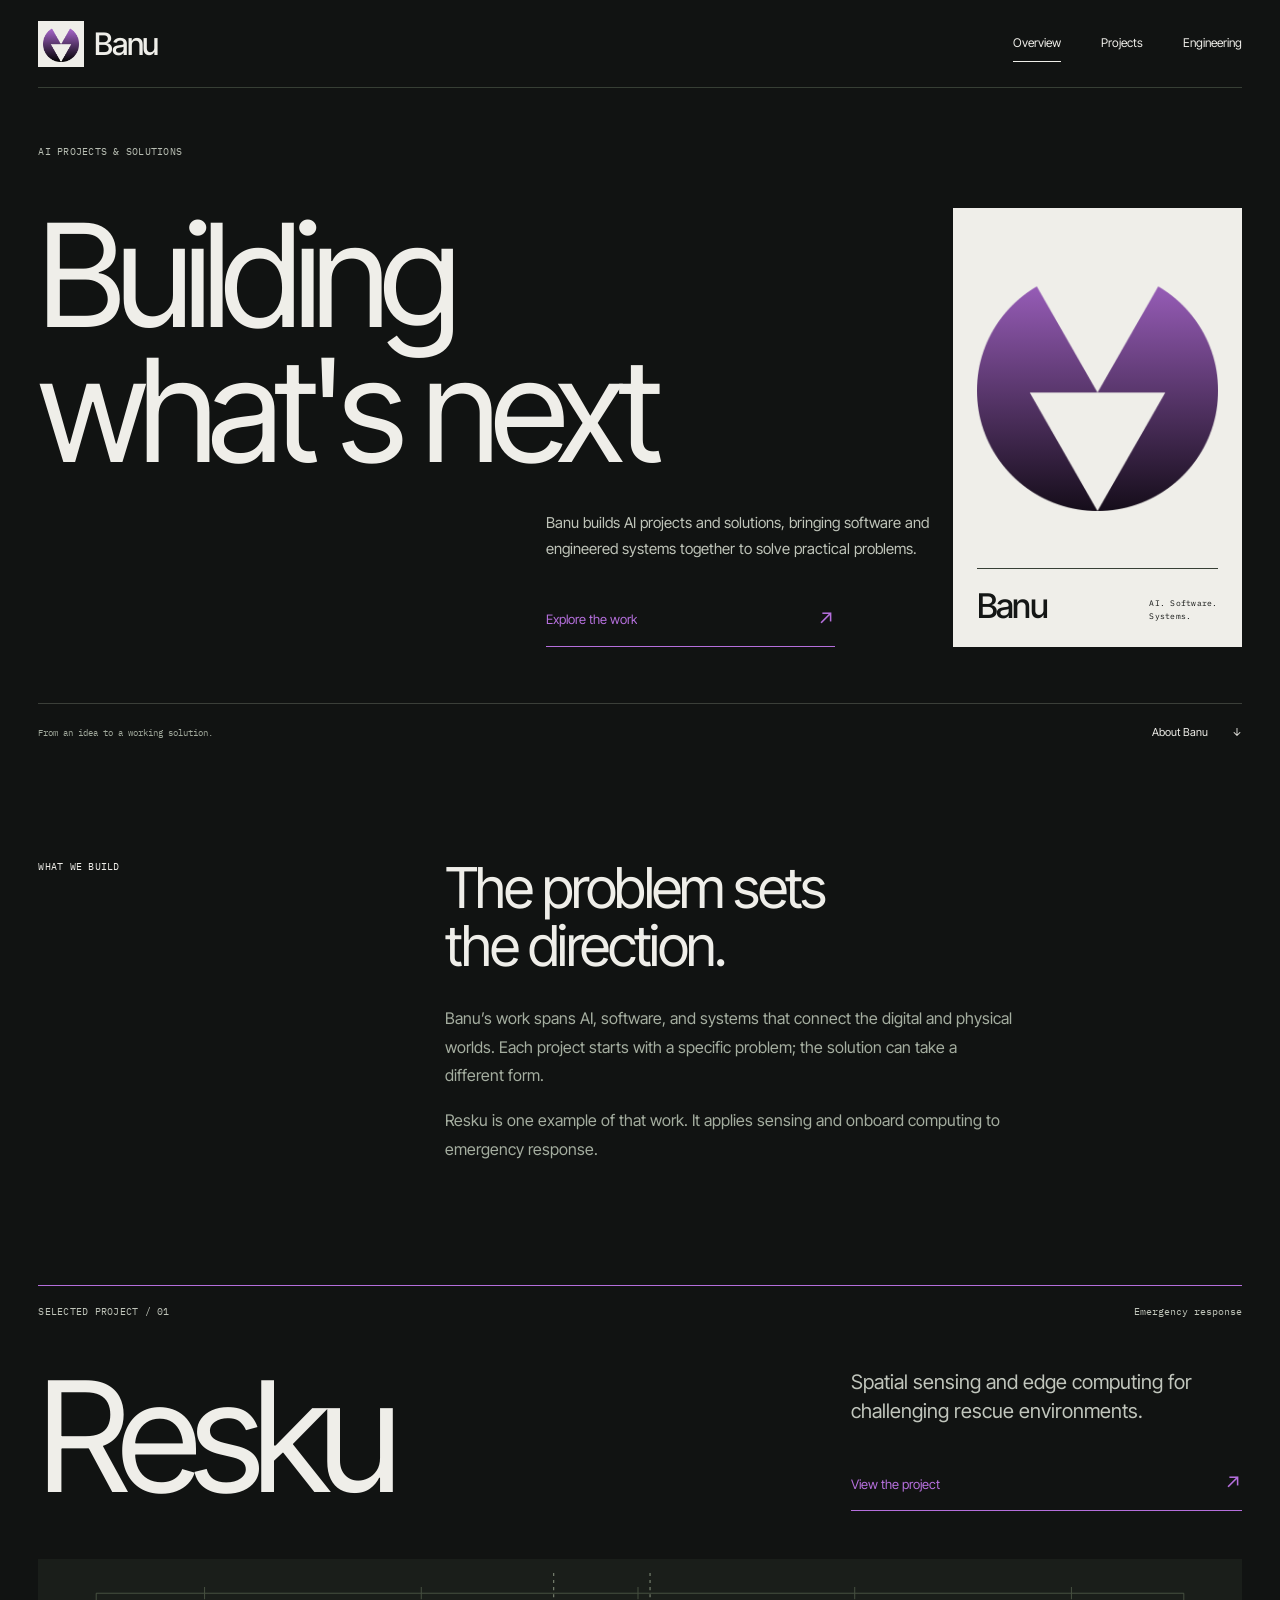
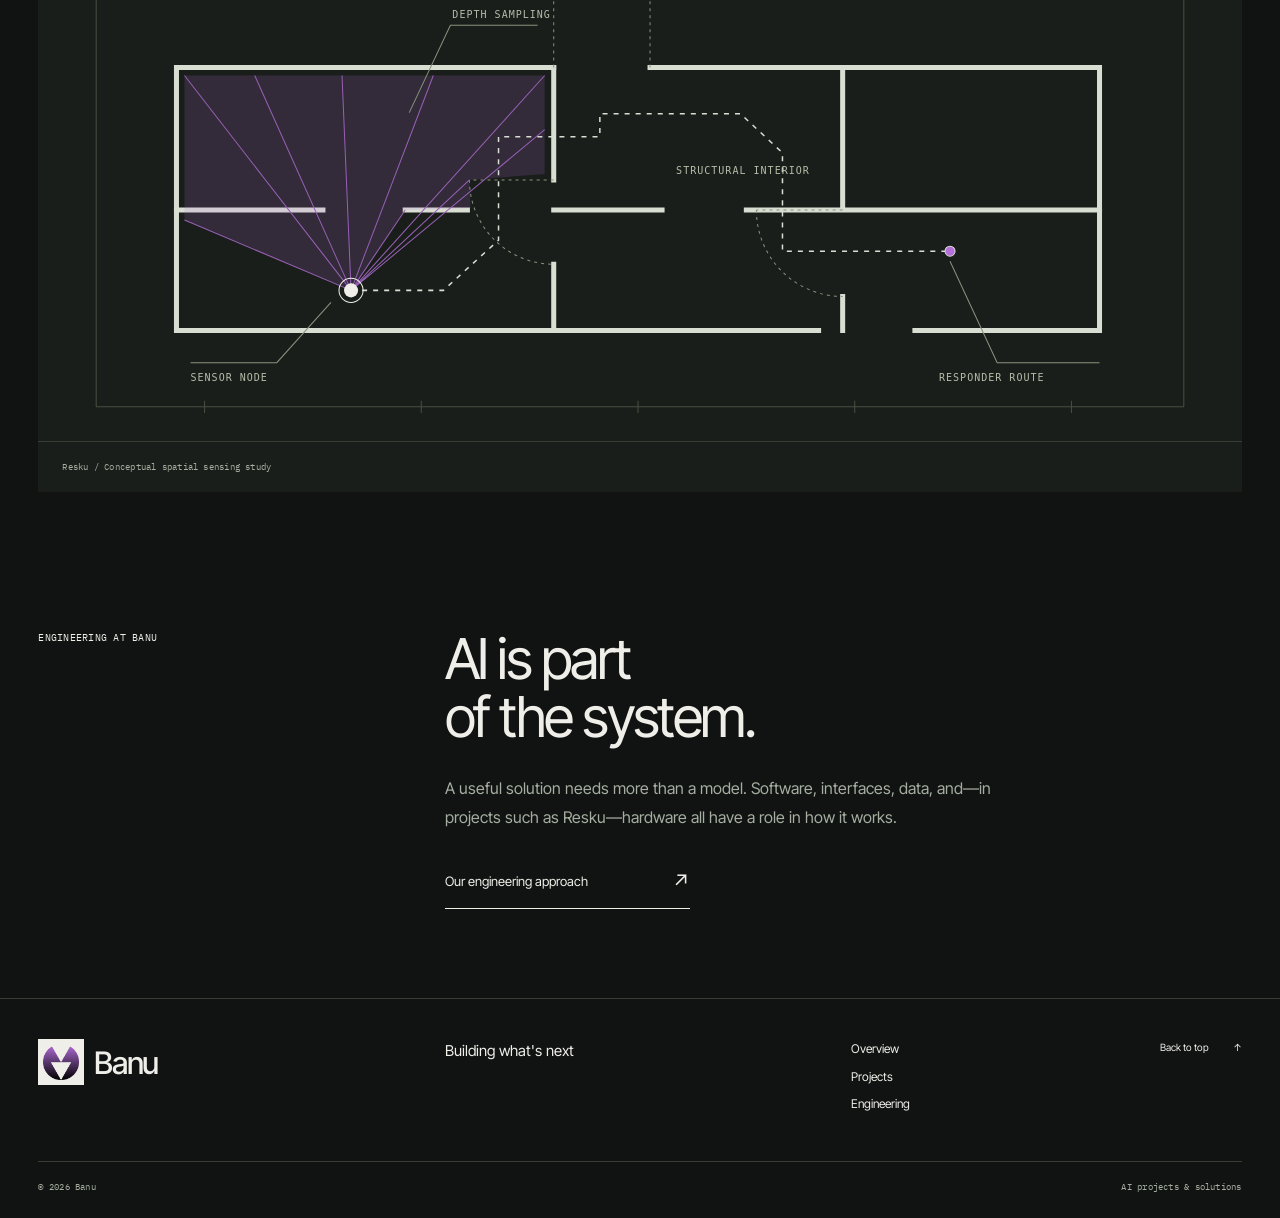
<file: index.html>
<!doctype html>
<html lang="en">
<head>
  <meta charset="utf-8">
  <meta name="viewport" content="width=device-width, initial-scale=1">
  <meta name="theme-color" content="#111312">
  <meta name="description" content="Banu builds AI projects and solutions across software and engineered systems. Building what's next.">
  <title>Banu — Building what's next</title>
  <link rel="icon" href="Images/banu-icon.svg" type="image/svg+xml">
  <link rel="preconnect" href="https://fonts.googleapis.com">
  <link rel="preconnect" href="https://fonts.gstatic.com" crossorigin>
  <link href="https://fonts.googleapis.com/css2?family=IBM+Plex+Mono:wght@400;500&amp;family=Inter+Tight:wght@400..600&amp;display=swap" rel="stylesheet">
  <link rel="stylesheet" href="style.css">
  <script src="script.js" defer></script>
</head>
<body>
  <a class="skip-link" href="#main">Skip to content</a>
  <div class="masthead">
    <header class="site-header architectural-grid">
      <a class="brand" href="index.html" aria-label="Banu home"><span class="brand-mark-frame" aria-hidden="true"><span class="brand-mark"></span></span><span class="wordmark">Banu</span></a>
      <button class="menu-toggle" aria-expanded="false" aria-controls="primary-nav"><span>Menu</span><i aria-hidden="true"></i></button>
      <nav id="primary-nav" aria-label="Main navigation">
        <a href="index.html" aria-current="page">Overview</a>
        <a href="innovations.html">Projects</a>
        <a href="engineering.html">Engineering</a>
      </nav>
    </header>
  </div>
  <main id="main">
    <section class="company-hero architectural-grid">
      <div class="hero-main">
        <p class="label">AI projects &amp; solutions</p>
        <h1>Building<br>what's next</h1>
        <p class="company-introduction">Banu builds AI projects and solutions, bringing software and engineered systems together to solve practical problems.</p>
        <a class="text-link" href="innovations.html">Explore the work<span aria-hidden="true">↗</span></a>
      </div>
      <figure class="identity-plate" aria-label="Banu identity: a purple-to-black mark on a light background">
        <span class="identity-mark" aria-hidden="true"></span>
        <figcaption><span>Banu</span><span>AI. Software.<br>Systems.</span></figcaption>
      </figure>
      <div class="hero-footnote"><span>From an idea to a working solution.</span><a href="#banu">About Banu <span aria-hidden="true">↓</span></a></div>
    </section>
    <section class="company-statement page-margin architectural-grid" id="banu">
      <p class="label">What we build</p>
      <div><h2>The problem sets<br>the direction.</h2><p>Banu’s work spans AI, software, and systems that connect the digital and physical worlds. Each project starts with a specific problem; the solution can take a different form.</p><p>Resku is one example of that work. It applies sensing and onboard computing to emergency response.</p></div>
    </section>
    <section class="project-spotlight dark-section architectural-grid">
      <div class="spotlight-heading"><p class="label">Selected project / 01</p><span>Emergency response</span></div>
      <div class="spotlight-copy"><h2>Resku</h2><p>Spatial sensing and edge computing for challenging rescue environments.</p><a class="text-link" href="Products/resku.html">View the project<span aria-hidden="true">↗</span></a></div>
      <figure class="spotlight-drawing"><picture><source media="(max-width: 700px)" srcset="Images/sensing-plan-mobile-dark.svg" width="600" height="480"><img src="Images/sensing-plan-dark.svg" alt="Conceptual floor plan illustrating Resku spatial sensing inside a building." width="1200" height="480"></picture><figcaption>Resku / Conceptual spatial sensing study</figcaption></figure>
    </section>
    <section class="engineering-note page-margin architectural-grid">
      <p class="label">Engineering at Banu</p><div><h2>AI is part<br>of the system.</h2><p>A useful solution needs more than a model. Software, interfaces, data, and—in projects such as Resku—hardware all have a role in how it works.</p><a class="text-link" href="engineering.html">Our engineering approach<span aria-hidden="true">↗</span></a></div>
    </section>
  </main>
  <footer class="site-footer">
    <div class="footer-main architectural-grid">
      <a class="brand" href="index.html" aria-label="Banu home"><span class="brand-mark-frame" aria-hidden="true"><span class="brand-mark"></span></span><span class="wordmark">Banu</span></a>
      <p class="footer-motto">Building what's next</p>
      <nav aria-label="Footer navigation">
        <a href="index.html" aria-current="page">Overview</a>
        <a href="innovations.html">Projects</a>
        <a href="engineering.html">Engineering</a>
      </nav>
      <a class="back-top" href="#main">Back to top <span aria-hidden="true">↑</span></a>
    </div>
    <div class="footer-note"><span>© 2026 Banu</span><span>AI projects &amp; solutions</span></div>
  </footer>
</body>
</html>
</file>
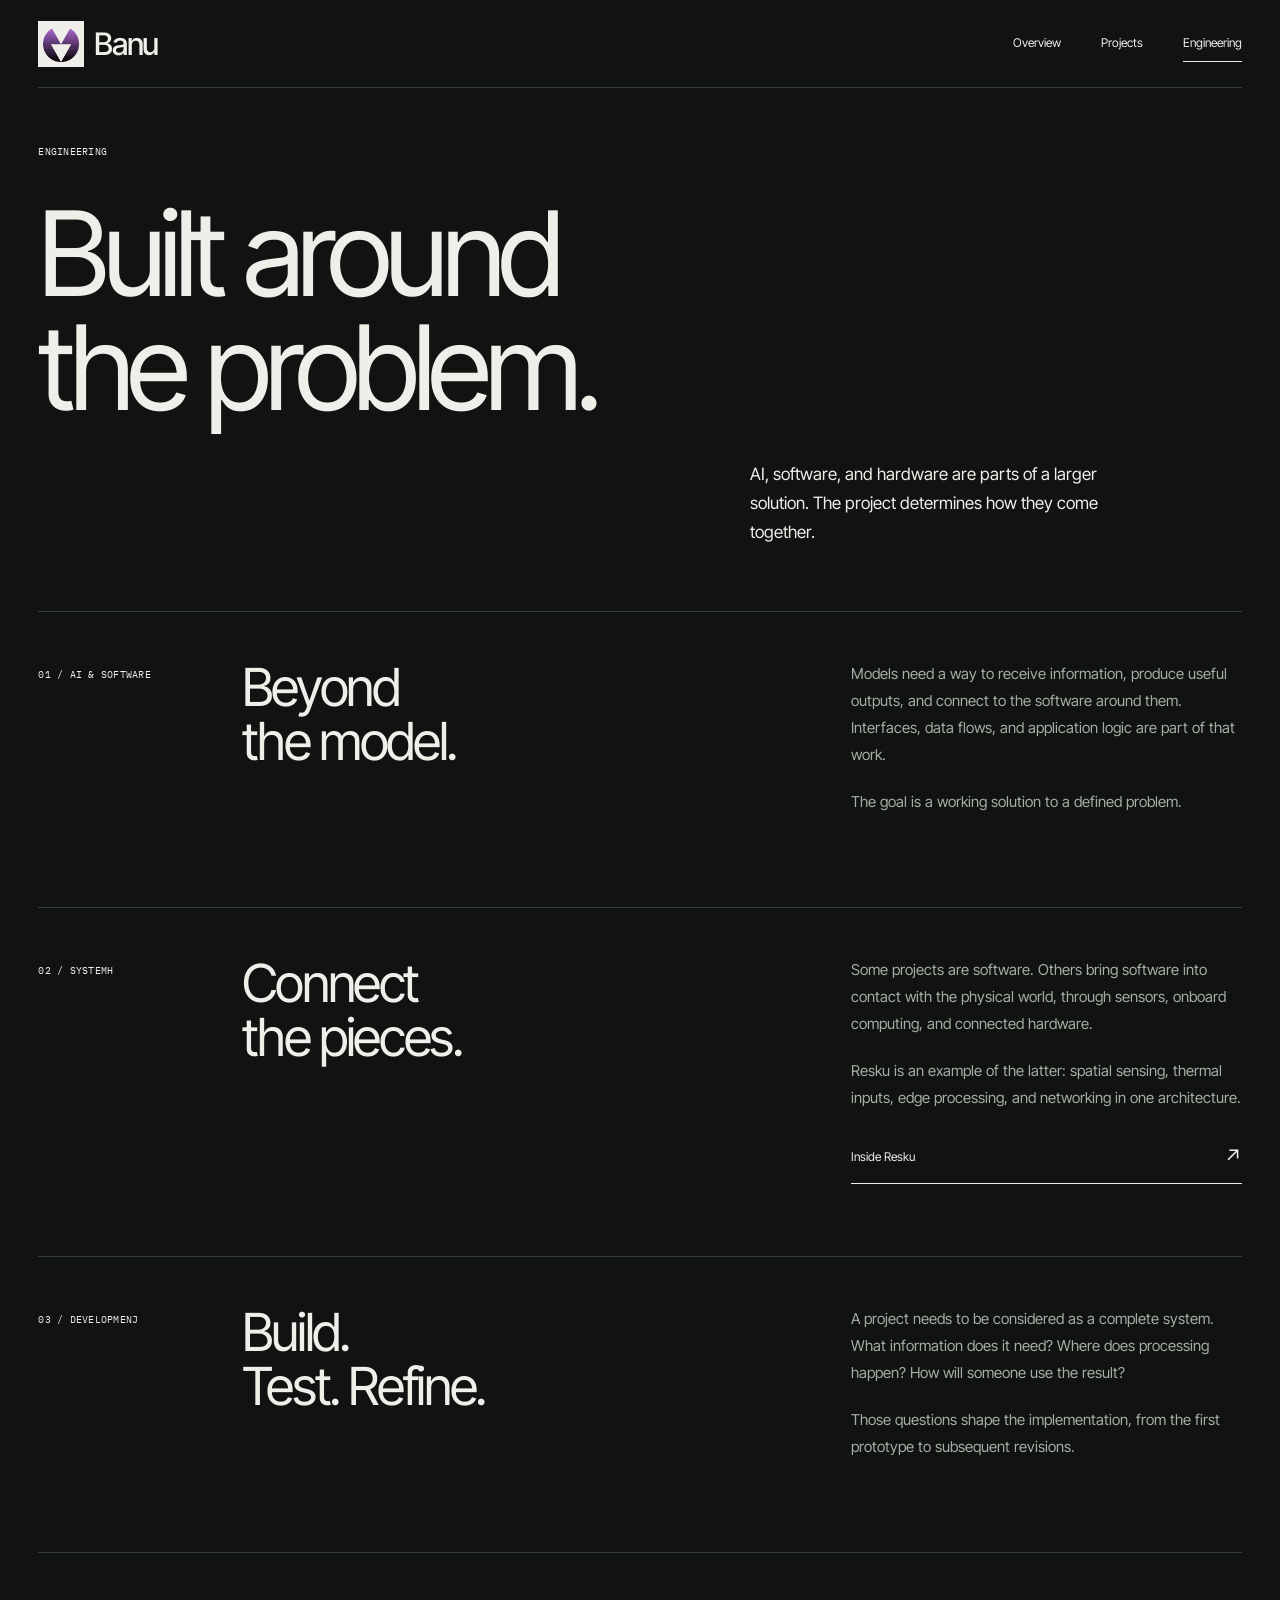
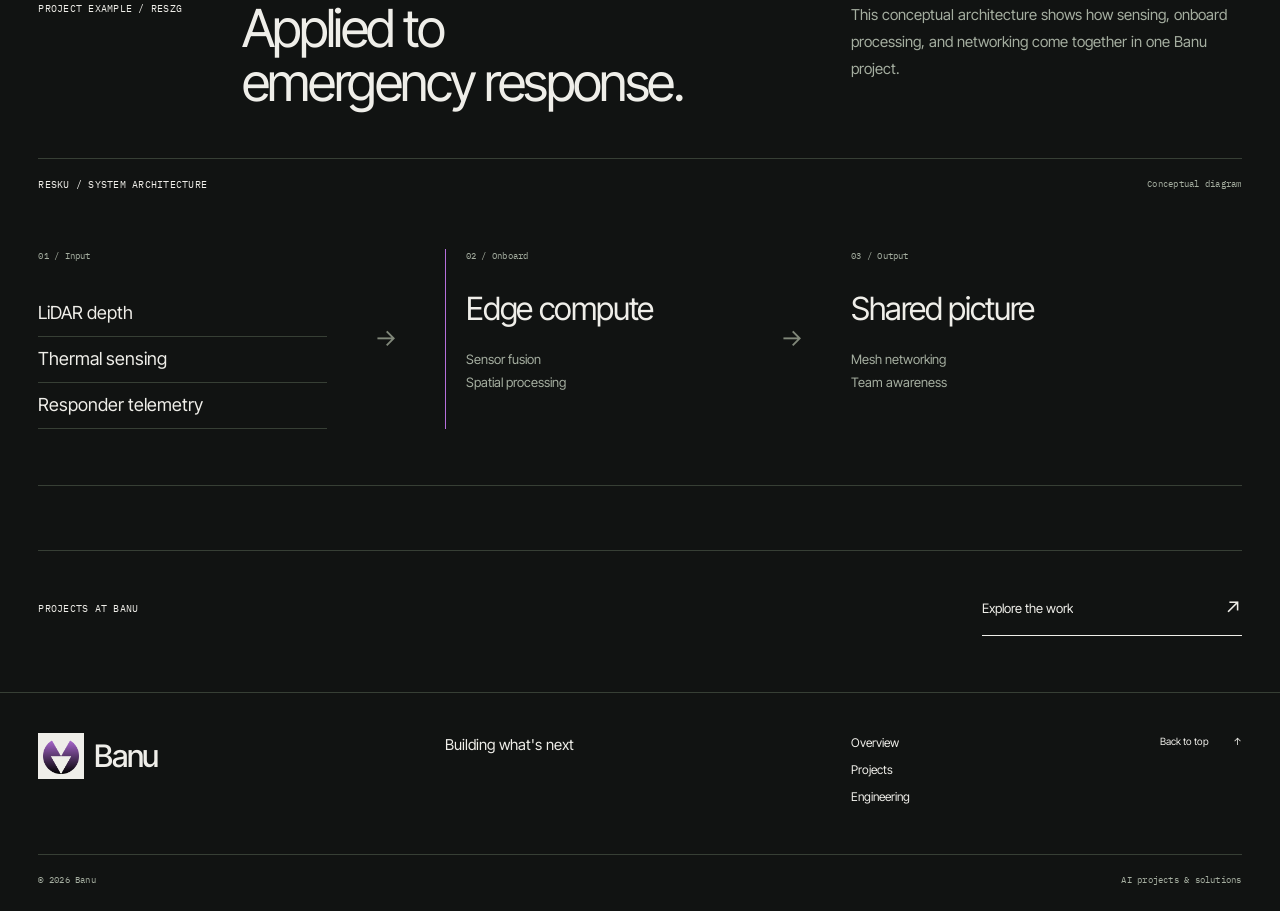
<file: engineering.html>
<!doctype html>
<html lang="en">
<head>
  <meta charset="utf-8">
  <meta name="viewport" content="width=device-width, initial-scale=1">
  <meta name="theme-color" content="#111312">
  <meta name="description" content="How AI, software, and engineered systems come together in Banu projects and solutions.">
  <title>Engineering — Banu</title>
  <link rel="icon" href="Images/banu-icon.svg" type="image/svg+xml">
  <link rel="preconnect" href="https://fonts.googleapis.com">
  <link rel="preconnect" href="https://fonts.gstatic.com" crossorigin>
  <link href="https://fonts.googleapis.com/css2?family=IBM+Plex+Mono:wght@400;500&amp;family=Inter+Tight:wght@400..600&amp;display=swap" rel="stylesheet">
  <link rel="stylesheet" href="style.css">
  <script src="script.js" defer></script>
</head>
<body>
  <a class="skip-link" href="#main">Skip to content</a>
  <div class="masthead">
    <header class="site-header architectural-grid">
      <a class="brand" href="index.html" aria-label="Banu home"><span class="brand-mark-frame" aria-hidden="true"><span class="brand-mark"></span></span><span class="wordmark">Banu</span></a>
      <button class="menu-toggle" aria-expanded="false" aria-controls="primary-nav"><span>Menu</span><i aria-hidden="true"></i></button>
      <nav id="primary-nav" aria-label="Main navigation">
        <a href="index.html">Overview</a>
        <a href="innovations.html">Projects</a>
        <a href="engineering.html" aria-current="page">Engineering</a>
      </nav>
    </header>
  </div>
  <main id="main">
    <section class="page-title page-margin architectural-grid">
      <p class="label">Engineering</p><h1>Built around<br>the problem.</h1>
      <div class="title-description"><p>AI, software, and hardware are parts of a larger solution. The project determines how they come together.</p></div>
    </section>
    <section class="technical-essays page-margin">
      <article id="software"><div class="essay-index"><span class="label">01 / AI &amp; software</span></div><h2>Beyond<br>the model.</h2><div class="essay-copy"><p>Models need a way to receive information, produce useful outputs, and connect to the software around them. Interfaces, data flows, and application logic are part of that work.</p><p>The goal is a working solution to a defined problem.</p></div></article>
      <article id="systems"><div class="essay-index"><span class="label">02 / Systems</span></div><h2>Connect<br>the pieces.</h2><div class="essay-copy"><p>Some projects are software. Others bring software into contact with the physical world, through sensors, onboard computing, and connected hardware.</p><p>Resku is an example of the latter: spatial sensing, thermal inputs, edge processing, and networking in one architecture.</p><a class="text-link" href="Products/resku.html">Inside Resku<span aria-hidden="true">↗</span></a></div></article>
      <article id="development"><div class="essay-index"><span class="label">03 / Development</span></div><h2>Build.<br>Test. Refine.</h2><div class="essay-copy"><p>A project needs to be considered as a complete system. What information does it need? Where does processing happen? How will someone use the result?</p><p>Those questions shape the implementation, from the first prototype to subsequent revisions.</p></div></article>
    </section>
    <section class="architecture-section engineering-example page-margin" id="architecture"><div class="example-intro architectural-grid"><p class="label">Project example / Resku</p><h2>Applied to<br>emergency response.</h2><p>This conceptual architecture shows how sensing, onboard processing, and networking come together in one Banu project.</p></div><figure class="system-flow">
      <figcaption><span class="label">Resku / System architecture</span><span class="drawing-note">Conceptual diagram</span></figcaption>
      <div class="flow-body">
        <div class="flow-input"><span class="flow-step">01 / Input</span><ul><li>LiDAR depth</li><li>Thermal sensing</li><li>Responder telemetry</li></ul></div>
        <span class="flow-arrow" aria-hidden="true">→</span>
        <div class="flow-compute"><span class="flow-step">02 / Onboard</span><strong>Edge compute</strong><p>Sensor fusion<br>Spatial processing</p></div>
        <span class="flow-arrow" aria-hidden="true">→</span>
        <div class="flow-output"><span class="flow-step">03 / Output</span><strong>Shared picture</strong><p>Mesh networking<br>Team awareness</p></div>
      </div>
    </figure></section>
    <aside class="related-system page-margin"><p class="label">Projects at Banu</p><a class="text-link" href="innovations.html">Explore the work<span aria-hidden="true">↗</span></a></aside>
  </main>
  <footer class="site-footer">
    <div class="footer-main architectural-grid">
      <a class="brand" href="index.html" aria-label="Banu home"><span class="brand-mark-frame" aria-hidden="true"><span class="brand-mark"></span></span><span class="wordmark">Banu</span></a>
      <p class="footer-motto">Building what's next</p>
      <nav aria-label="Footer navigation">
        <a href="index.html">Overview</a>
        <a href="innovations.html">Projects</a>
        <a href="engineering.html" aria-current="page">Engineering</a>
      </nav>
      <a class="back-top" href="#main">Back to top <span aria-hidden="true">↑</span></a>
    </div>
    <div class="footer-note"><span>© 2026 Banu</span><span>AI projects &amp; solutions</span></div>
  </footer>
</body>
</html>
</file>
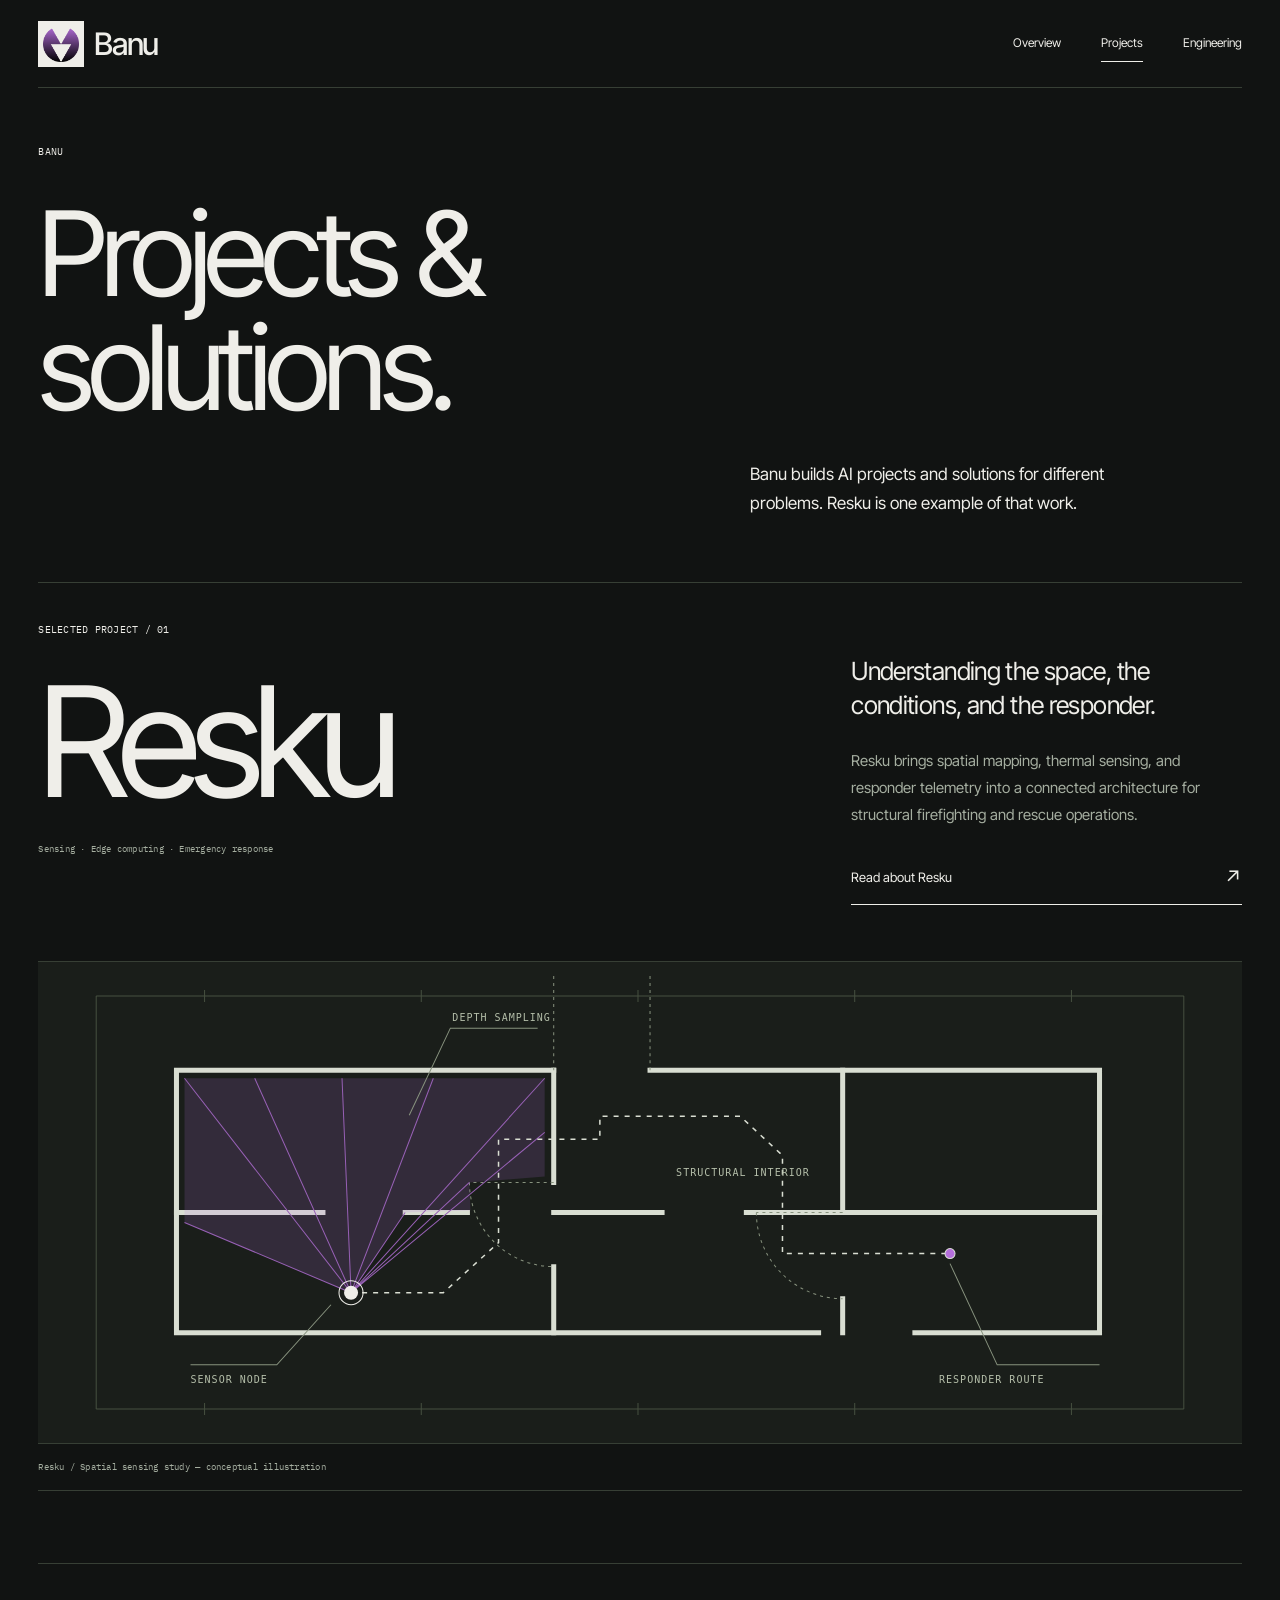
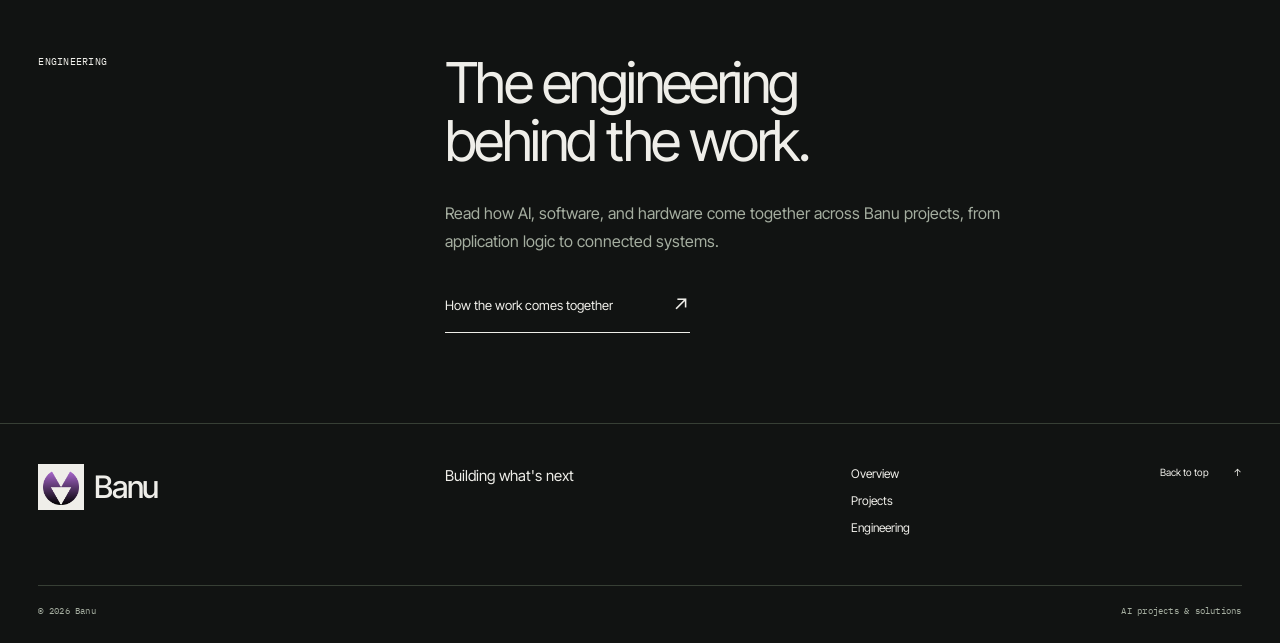
<file: innovations.html>
<!doctype html>
<html lang="en">
<head>
  <meta charset="utf-8">
  <meta name="viewport" content="width=device-width, initial-scale=1">
  <meta name="theme-color" content="#111312">
  <meta name="description" content="AI projects and solutions by Banu. Explore Resku, a sensing and edge-computing project for emergency response.">
  <title>Projects — Banu</title>
  <link rel="icon" href="Images/banu-icon.svg" type="image/svg+xml">
  <link rel="preconnect" href="https://fonts.googleapis.com">
  <link rel="preconnect" href="https://fonts.gstatic.com" crossorigin>
  <link href="https://fonts.googleapis.com/css2?family=IBM+Plex+Mono:wght@400;500&amp;family=Inter+Tight:wght@400..600&amp;display=swap" rel="stylesheet">
  <link rel="stylesheet" href="style.css">
  <script src="script.js" defer></script>
</head>
<body>
  <a class="skip-link" href="#main">Skip to content</a>
  <div class="masthead">
    <header class="site-header architectural-grid">
      <a class="brand" href="index.html" aria-label="Banu home"><span class="brand-mark-frame" aria-hidden="true"><span class="brand-mark"></span></span><span class="wordmark">Banu</span></a>
      <button class="menu-toggle" aria-expanded="false" aria-controls="primary-nav"><span>Menu</span><i aria-hidden="true"></i></button>
      <nav id="primary-nav" aria-label="Main navigation">
        <a href="index.html">Overview</a>
        <a href="innovations.html" aria-current="page">Projects</a>
        <a href="engineering.html">Engineering</a>
      </nav>
    </header>
  </div>
  <main id="main">
    <section class="page-title page-margin architectural-grid projects-title">
      <p class="label">Banu</p><h1>Projects &amp;<br>solutions.</h1>
      <div class="title-description"><p>Banu builds AI projects and solutions for different problems. Resku is one example of that work.</p></div>
    </section>
    <article class="system-entry page-margin architectural-grid">
      <div class="entry-title"><span class="label">Selected project / 01</span><h2>Resku</h2><span class="project-discipline">Sensing · Edge computing · Emergency response</span></div>
      <div class="entry-description"><p class="lead">Understanding the space, the conditions, and the responder.</p><p>Resku brings spatial mapping, thermal sensing, and responder telemetry into a connected architecture for structural firefighting and rescue operations.</p><a class="text-link" href="Products/resku.html">Read about Resku<span aria-hidden="true">↗</span></a></div>
      <figure class="entry-drawing"><picture><source media="(max-width: 700px)" srcset="Images/sensing-plan-mobile-dark.svg" width="600" height="480"><img src="Images/sensing-plan-dark.svg" alt="Conceptual spatial sensing plan for the Resku project." width="1200" height="480"></picture><figcaption>Resku / Spatial sensing study — conceptual illustration</figcaption></figure>
    </article>
    <section class="portfolio-context page-margin architectural-grid"><p class="label">Engineering</p><div><h2>The engineering<br>behind the work.</h2><p>Read how AI, software, and hardware come together across Banu projects, from application logic to connected systems.</p><a class="text-link" href="engineering.html">How the work comes together<span aria-hidden="true">↗</span></a></div></section>
  </main>
  <footer class="site-footer">
    <div class="footer-main architectural-grid">
      <a class="brand" href="index.html" aria-label="Banu home"><span class="brand-mark-frame" aria-hidden="true"><span class="brand-mark"></span></span><span class="wordmark">Banu</span></a>
      <p class="footer-motto">Building what's next</p>
      <nav aria-label="Footer navigation">
        <a href="index.html">Overview</a>
        <a href="innovations.html" aria-current="page">Projects</a>
        <a href="engineering.html">Engineering</a>
      </nav>
      <a class="back-top" href="#main">Back to top <span aria-hidden="true">↑</span></a>
    </div>
    <div class="footer-note"><span>© 2026 Banu</span><span>AI projects &amp; solutions</span></div>
  </footer>
</body>
</html>
</file>
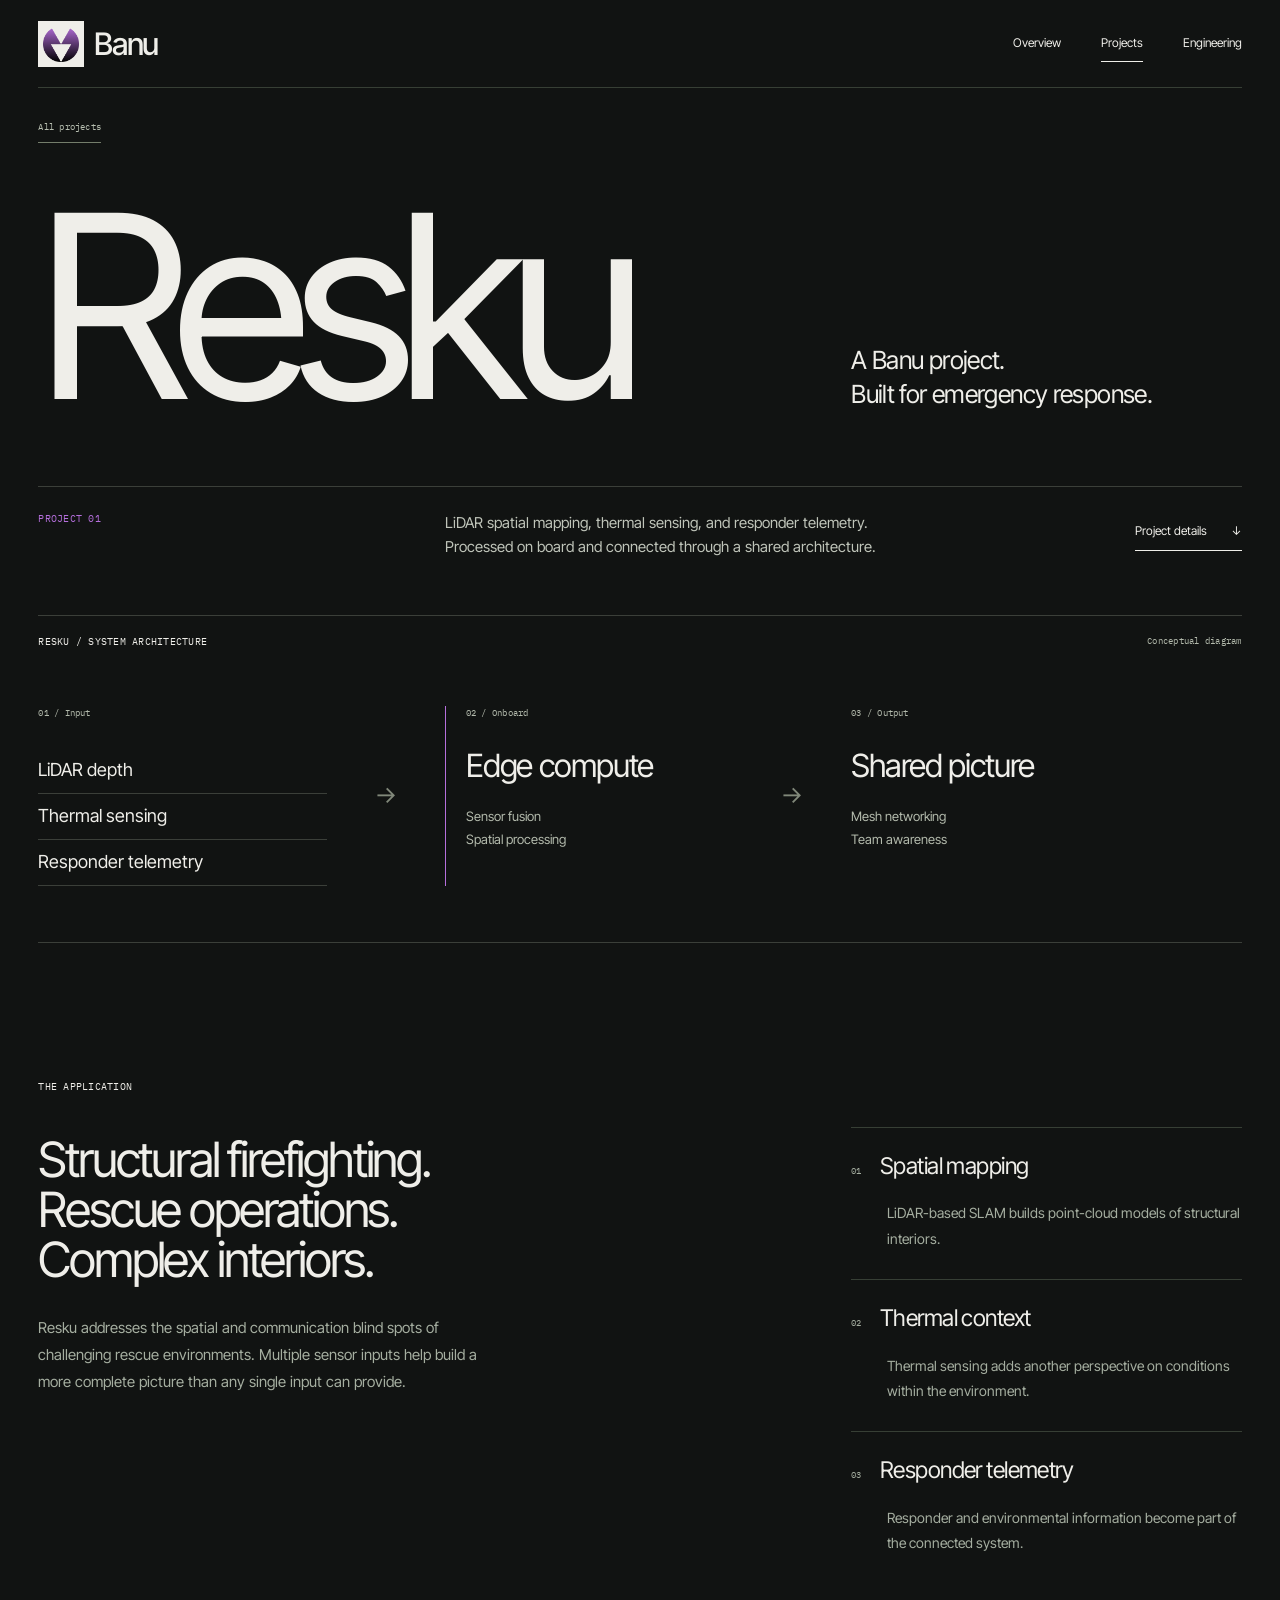
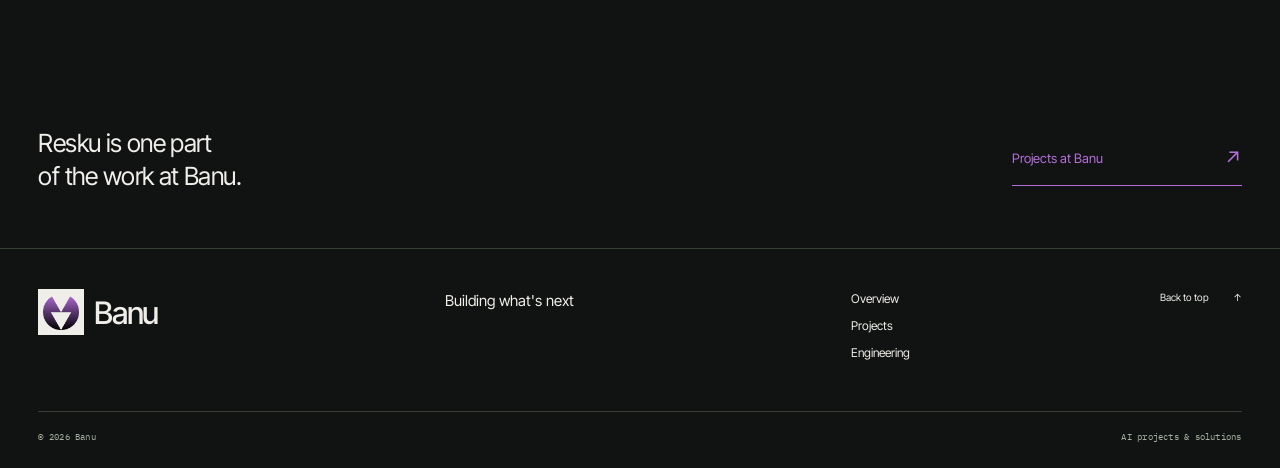
<file: Products/resku.html>
<!doctype html>
<html lang="en">
<head>
  <meta charset="utf-8">
  <meta name="viewport" content="width=device-width, initial-scale=1">
  <meta name="theme-color" content="#111312">
  <meta name="description" content="Resku is a Banu project combining sensing, edge computing, and telemetry for emergency response.">
  <title>Resku — A Banu project</title>
  <link rel="icon" href="../Images/banu-icon.svg" type="image/svg+xml">
  <link rel="preconnect" href="https://fonts.googleapis.com">
  <link rel="preconnect" href="https://fonts.gstatic.com" crossorigin>
  <link href="https://fonts.googleapis.com/css2?family=IBM+Plex+Mono:wght@400;500&amp;family=Inter+Tight:wght@400..600&amp;display=swap" rel="stylesheet">
  <link rel="stylesheet" href="../style.css">
  <script src="../script.js" defer></script>
</head>
<body class="product-page">
  <a class="skip-link" href="#main">Skip to content</a>
  <div class="masthead">
    <header class="site-header architectural-grid">
      <a class="brand" href="../index.html" aria-label="Banu home"><span class="brand-mark-frame" aria-hidden="true"><span class="brand-mark"></span></span><span class="wordmark">Banu</span></a>
      <button class="menu-toggle" aria-expanded="false" aria-controls="primary-nav"><span>Menu</span><i aria-hidden="true"></i></button>
      <nav id="primary-nav" aria-label="Main navigation">
        <a href="../index.html">Overview</a>
        <a href="../innovations.html" aria-current="page">Projects</a>
        <a href="../engineering.html">Engineering</a>
      </nav>
    </header>
  </div>
  <main id="main">
    <section class="resku-title page-margin">
      <a class="back-link" href="../innovations.html">All projects</a>
      <div class="resku-heading architectural-grid"><h1>Resku</h1><p>A Banu project.<br>Built for emergency response.</p></div>
      <div class="resku-introduction architectural-grid"><p class="label">Project 01</p><p>LiDAR spatial mapping, thermal sensing, and responder telemetry. Processed on board and connected through a shared architecture.</p><a class="jump-link" href="#system">Project details <span aria-hidden="true">↓</span></a></div>
    </section>
    <section class="product-architecture page-margin"><figure class="system-flow">
      <figcaption><span class="label">Resku / System architecture</span><span class="drawing-note">Conceptual diagram</span></figcaption>
      <div class="flow-body">
        <div class="flow-input"><span class="flow-step">01 / Input</span><ul><li>LiDAR depth</li><li>Thermal sensing</li><li>Responder telemetry</li></ul></div>
        <span class="flow-arrow" aria-hidden="true">→</span>
        <div class="flow-compute"><span class="flow-step">02 / Onboard</span><strong>Edge compute</strong><p>Sensor fusion<br>Spatial processing</p></div>
        <span class="flow-arrow" aria-hidden="true">→</span>
        <div class="flow-output"><span class="flow-step">03 / Output</span><strong>Shared picture</strong><p>Mesh networking<br>Team awareness</p></div>
      </div>
    </figure></section>
    <section class="resku-details paper-section architectural-grid" id="system">
      <div class="product-purpose"><p class="label">The application</p><h2>Structural firefighting.<br>Rescue operations.<br>Complex interiors.</h2><p>Resku addresses the spatial and communication blind spots of challenging rescue environments. Multiple sensor inputs help build a more complete picture than any single input can provide.</p></div>
      <dl class="product-functions"><div><dt><span>01</span>Spatial mapping</dt><dd>LiDAR-based SLAM builds point-cloud models of structural interiors.</dd></div><div><dt><span>02</span>Thermal context</dt><dd>Thermal sensing adds another perspective on conditions within the environment.</dd></div><div><dt><span>03</span>Responder telemetry</dt><dd>Responder and environmental information become part of the connected system.</dd></div></dl>
    </section>
    <aside class="product-engineering page-margin"><p>Resku is one part<br>of the work at Banu.</p><a class="text-link" href="../innovations.html">Projects at Banu<span aria-hidden="true">↗</span></a></aside>
  </main>
  <footer class="site-footer">
    <div class="footer-main architectural-grid">
      <a class="brand" href="../index.html" aria-label="Banu home"><span class="brand-mark-frame" aria-hidden="true"><span class="brand-mark"></span></span><span class="wordmark">Banu</span></a>
      <p class="footer-motto">Building what's next</p>
      <nav aria-label="Footer navigation">
        <a href="../index.html">Overview</a>
        <a href="../innovations.html" aria-current="page">Projects</a>
        <a href="../engineering.html">Engineering</a>
      </nav>
      <a class="back-top" href="#main">Back to top <span aria-hidden="true">↑</span></a>
    </div>
    <div class="footer-note"><span>© 2026 Banu</span><span>AI projects &amp; solutions</span></div>
  </footer>
</body>
</html>
</file>
<file: style.css>
/* Banu — local cinematic study. A shared twelve-column grid, not a card system. */
:root   {
  --paper: #efeee9;
  --surface: #111312;
  --surface-soft: #1a1e1a;
  --text: #efeee9;
  --ink: #141615;
  --dark: #111312;
  --muted: #a5aea0;
  --rule: #373f35;
  --dark-rule: #3b3f39;
  --accent: #b56fdc;
  --sans: 'Inter Tight', 'Helvetica Neue', Arial, sans-serif;
  --mono: 'IBM Plex Mono', monospace;
  --gutter: clamp(20px, 3vw, 56px);
  --gap: clamp(12px, 1.25vw, 24px);
  --section-space: clamp(72px, 7vw, 112px);
  --ease: cubic-bezier(.22, .68, .2, 1);
}

*   {
  box-sizing: border-box;
}

html   {
  color-scheme: dark;
  scroll-behavior: smooth;
  scroll-padding-top: 112px;
}

body   {
  margin: 0;
  color: var(--text);
  background: var(--surface);
  font: 16px/1.6 var(--sans);
}

body.menu-open   {
  overflow: hidden;
}

h1, h2, h3, p, dl, dd, figure   {
  margin: 0;
}

h1, h2, h3   {
  font-weight: 400;
}

a   {
  color: inherit;
  text-decoration: none;
}

button   {
  font: inherit;
  cursor: pointer;
}

img   {
  display: block;
  width: 100%;
  height: auto;
}

picture   {
  display: block;
}

::selection   {
  background: var(--accent);
  color: #111;
}

a:focus-visible, button:focus-visible   {
  outline: 2px solid var(--accent);
  outline-offset: 6px;
}

h1   {
  font-size: clamp(64px, 9.2vw, 150px);
  line-height: .97;
  letter-spacing: -.055em;
}

h2   {
  font-size: clamp(38px, 4.4vw, 72px);
  line-height: 1.035;
  letter-spacing: -.045em;
}

.architectural-grid   {
  display: grid;
  grid-template-columns: repeat(12, minmax(0, 1fr));
  column-gap: var(--gap);
}

.page-margin   {
  margin-inline: var(--gutter);
}

.label, figcaption, .flow-step, .footer-note, .project-discipline, .back-link   {
  font-family: var(--mono);
  font-size: 10px;
  font-weight: 400;
  line-height: 1.6;
  letter-spacing: .025em;
}

.label   {
  text-transform: uppercase;
}

.skip-link   {
  position: fixed;
  z-index: 100;
  top: -100px;
  left: var(--gutter);
  padding: 12px 18px;
  background: var(--accent);
  color: var(--ink);
}

.skip-link:focus   {
  top: 12px;
}

/* The sticky dark masthead keeps the logo on its own light ground. */
.masthead   {
  position: sticky;
  top: 0;
  z-index: 50;
  background: var(--surface);
  color: var(--text);
}

.site-header   {
  min-height: 88px;
  margin-inline: var(--gutter);
  align-items: center;
  border-bottom: 1px solid var(--rule);
}

.brand   {
  grid-column: 1/4;
  display: inline-flex;
  gap: 10px;
  align-items: center;
  justify-self: start;
  background: transparent;
  color: var(--text);
}

.brand-mark, .identity-mark   {
  display: block;
  background: linear-gradient(180deg, #b56fdc, #000);
  mask: url('Images/banu-mark.png') center/contain no-repeat;
  -webkit-mask: url('Images/banu-mark.png') center/contain no-repeat;
}

.brand-mark   {
  width: 36px;
  height: 36px;
  flex-shrink: 0;
}

.wordmark   {
  font-size: 31px;
  line-height: 1;
  font-weight: 500;
  letter-spacing: -.045em;
}

.site-header nav   {
  grid-column: 8/-1;
  display: flex;
  justify-content: end;
  gap: 40px;
}

.site-header nav a   {
  font-size: 12px;
  border-bottom: 1px solid transparent;
  padding: 8px 0;
  transition: border-color .2s var(--ease);
}

.site-header nav a[aria-current], .site-header nav a:hover   {
  border-color: currentColor;
}

.menu-toggle   {
  display: none;
  border: 0;
  background: none;
  color: inherit;
  padding: 12px 0;
  font: 11px var(--mono);
  align-items: center;
  gap: 12px;
}

.menu-toggle i   {
  width: 22px;
  height: 8px;
  border-block: 1px solid;
}

.text-link   {
  display: inline-flex;
  justify-content: space-between;
  align-items: center;
  gap: 40px;
  padding: 12px 0;
  border-bottom: 1px solid currentColor;
  font-size: 13px;
  line-height: 1.4;
  transition: color .25s var(--ease);
}

.text-link>span[aria-hidden="true"]:not(.link-label)   {
  font-size: 20px;
  transition: transform .4s var(--ease);
}

.text-link:hover>span[aria-hidden="true"]:not(.link-label)   {
  transform: translate(3px, -3px);
}

.jump-link   {
  display: inline-flex;
  align-items: center;
  gap: 24px;
  font-size: 12px;
  border-bottom: 1px solid;
  padding-block: 10px;
}

.jump-link:hover, .back-link:hover, .back-top:hover   {
  color: var(--accent);
}

/* The hero is one composition. Its text, image, and caption share grid lines. */
.company-hero   {
  padding: 56px var(--gutter) 28px;
  background: var(--dark);
  color: var(--paper);
  row-gap: 32px;
}

.hero-main   {
  display: contents;
}

.hero-main>.label   {
  grid-column: 1/8;
  grid-row: 1;
  color: #b8beb3;
  margin-bottom: 16px;
}

.hero-main h1   {
  grid-column: 1/10;
  grid-row: 2;
  font-size: clamp(80px, 11.2vw, 180px);
  line-height: .94;
  letter-spacing: -.06em;
  margin-left: -.005em;
}

.company-introduction   {
  grid-column: 6/10;
  grid-row: 3;
  max-width: 430px;
  font-size: 15px;
  line-height: 1.75;
  color: #bfc4b9;
}

.hero-main .text-link   {
  grid-column: 6/9;
  grid-row: 4;
  align-self: start;
  color: var(--accent);
}

.identity-plate   {
  grid-column: 10/-1;
  grid-row: 2/5;
  align-self: stretch;
  padding: 24px;
  background: var(--paper);
  color: var(--ink);
  display: flex;
  flex-direction: column;
  justify-content: space-between;
  min-width: 0;
}

.identity-mark   {
  width: 100%;
  height: 250px;
  flex: 1;
  min-height: 180px;
  max-height: 330px;
}

.identity-plate figcaption   {
  display: flex;
  justify-content: space-between;
  align-items: end;
  gap: 16px;
  border-top: 1px solid var(--rule);
  padding-top: 20px;
  margin-top: 20px;
}

.identity-plate figcaption>span:first-child   {
  font: 500 34px/1 var(--sans);
  letter-spacing: -.05em;
}

.identity-plate figcaption>span:last-child   {
  font-size: 8px;
}

.hero-footnote   {
  grid-column: 1/-1;
  grid-row: 5;
  display: flex;
  justify-content: space-between;
  align-items: center;
  gap: 24px;
  border-top: 1px solid var(--dark-rule);
  padding-top: 20px;
  margin-top: 24px;
}

.hero-footnote>span   {
  font: 9px/1.6 var(--mono);
  color: #a1a99c;
}

.hero-footnote>a   {
  display: flex;
  gap: 24px;
  align-items: center;
  font-size: 11px;
}

.hero-footnote>a:hover   {
  color: var(--accent);
}

/* Compact editorial information sits between the larger media chapters. */
.company-statement, .engineering-note, .portfolio-context   {
  padding-block: var(--section-space);
}

.company-statement>.label, .engineering-note>.label, .portfolio-context>.label   {
  grid-column: 1/4;
}

.company-statement>div, .engineering-note>div, .portfolio-context>div   {
  grid-column: 5/12;
}

.company-statement p:not(.label), .engineering-note p:not(.label), .portfolio-context p:not(.label)   {
  max-width: 570px;
  margin-top: 28px;
  font-size: 16px;
  color: var(--muted);
  line-height: 1.8;
}

.company-statement p+p:not(.label)   {
  margin-top: 16px;
}

.engineering-note .text-link, .portfolio-context .text-link   {
  min-width: 245px;
  margin-top: 24px;
}

.dark-section   {
  background: var(--dark);
  color: var(--paper);
}

.project-spotlight   {
  padding: 32px var(--gutter) 48px;
  row-gap: 32px;
}

.spotlight-heading   {
  grid-column: 1/-1;
  display: flex;
  justify-content: space-between;
  gap: 24px;
  padding-top: 18px;
  border-top: 1px solid var(--accent);
  color: #bfc4b9;
}

.spotlight-heading>span   {
  font: 10px/1.6 var(--mono);
}

.spotlight-copy   {
  display: contents;
}

.spotlight-copy h2   {
  grid-column: 1/8;
  grid-row: 2/4;
  font-size: clamp(94px, 12vw, 190px);
  line-height: .95;
  letter-spacing: -.065em;
  padding-top: 12px;
}

.spotlight-copy p   {
  grid-column: 9/-1;
  grid-row: 2;
  font-size: 20px;
  line-height: 1.45;
  color: #c1c6bd;
  padding-top: 16px;
}

.spotlight-copy .text-link   {
  grid-column: 9/-1;
  grid-row: 3;
  color: var(--accent);
  align-self: start;
}

.spotlight-drawing   {
  grid-column: 1/-1;
  grid-row: 4;
  margin-top: 16px;
  background: var(--surface-soft);
  color: var(--text);
}

.spotlight-drawing picture, .entry-drawing picture   {
  overflow: hidden;
}

.spotlight-drawing figcaption   {
  padding: 18px 24px;
  border-top: 1px solid var(--rule);
  color: var(--muted);
  font-size: 9px;
}

/* Index pages and the project entry keep the same twelve-column measure. */
.page-title   {
  padding-block: 56px 64px;
  row-gap: 36px;
}

.page-title>.label   {
  grid-column: 1/5;
  grid-row: 1;
}

.page-title h1   {
  grid-column: 1/12;
  grid-row: 2;
}

.title-description   {
  grid-column: 8/12;
  grid-row: 3;
  font-size: 17px;
  line-height: 1.7;
}

.system-entry   {
  border-top: 1px solid var(--rule);
  padding-top: 32px;
  padding-bottom: 72px;
  row-gap: 56px;
}

.entry-title   {
  grid-column: 1/7;
}

.entry-title h2   {
  font-size: clamp(94px, 12vw, 190px);
  line-height: 1;
  letter-spacing: -.065em;
  margin-top: 24px;
}

.project-discipline   {
  display: block;
  margin-top: 24px;
  color: var(--muted);
  font-size: 9px;
}

.entry-description   {
  grid-column: 9/-1;
  padding-top: 40px;
}

.entry-description .lead   {
  font-size: 25px;
  line-height: 1.35;
  letter-spacing: -.025em;
}

.entry-description>p:not(.lead)   {
  font-size: 15px;
  line-height: 1.8;
  color: var(--muted);
  margin-top: 24px;
}

.entry-description .text-link   {
  width: 100%;
  margin-top: 24px;
}

.entry-drawing   {
  grid-column: 1/-1;
  border-block: 1px solid var(--rule);
}

.entry-drawing figcaption   {
  color: var(--muted);
  font-size: 9px;
  padding: 16px 0;
  border-top: 1px solid var(--rule);
}

.portfolio-context   {
  border-top: 1px solid var(--rule);
}

/* Longer engineering passages use a consistent index / title / text alignment. */
.technical-essays article   {
  display: grid;
  grid-template-columns: repeat(12,minmax(0,1fr));
  gap: var(--gap);
  padding-block: 48px 72px;
  border-top: 1px solid var(--rule);
  scroll-margin-top: 112px;
}

.essay-index   {
  grid-column: 1/3;
}

.technical-essays h2   {
  grid-column: 3/8;
  font-size: clamp(38px,4.1vw,64px);
}

.essay-copy   {
  grid-column: 9/-1;
}

.essay-copy p   {
  color: var(--muted);
  font-size: 15px;
  line-height: 1.8;
  margin-bottom: 20px;
}

.essay-copy .text-link   {
  font-size: 12px;
  width: 100%;
}

.architecture-section   {
  padding-bottom: 64px;
}

.example-intro   {
  border-top: 1px solid var(--rule);
  padding-block: 48px;
}

.example-intro>.label   {
  grid-column: 1/3;
}

.example-intro h2   {
  grid-column: 3/8;
  font-size: clamp(38px,4.1vw,64px);
}

.example-intro>p:not(.label)   {
  grid-column: 9/-1;
  font-size: 15px;
  color: var(--muted);
  line-height: 1.8;
}

.system-flow   {
  border-top: 1px solid var(--rule);
  border-bottom: 1px solid var(--rule);
}

.system-flow figcaption   {
  display: flex;
  justify-content: space-between;
  gap: 24px;
  padding-top: 18px;
}

.drawing-note   {
  color: var(--muted);
  font-size: 9px;
}

.flow-body   {
  display: grid;
  grid-template-columns: repeat(12,minmax(0,1fr));
  gap: var(--gap);
  padding-block: 56px;
}

.flow-input   {
  grid-column: 1/4;
}

.flow-arrow:nth-child(2)   {
  grid-column: 4/5;
}

.flow-compute   {
  grid-column: 5/8;
  border-left: 1px solid var(--accent);
  padding-left: 20px;
}

.flow-arrow:nth-child(4)   {
  grid-column: 8/9;
}

.flow-output   {
  grid-column: 9/-1;
}

.flow-step   {
  display: block;
  font-size: 9px;
  color: var(--muted);
  margin-bottom: 28px;
}

.flow-input ul   {
  margin: 0;
  padding: 0;
  list-style: none;
}

.flow-input li   {
  padding: 8px 0;
  border-bottom: 1px solid var(--rule);
  font-size: 18px;
}

.flow-body strong   {
  display: block;
  font-weight: 400;
  font-size: 32px;
  letter-spacing: -.035em;
  line-height: 1.15;
}

.flow-body p   {
  color: var(--muted);
  font-size: 13px;
  line-height: 1.8;
  margin-top: 20px;
}

.flow-arrow   {
  align-self: center;
  justify-self: center;
  font-size: 24px;
  color: #81887a;
}

.related-system   {
  border-top: 1px solid var(--rule);
  padding-block: 32px 56px;
  display: flex;
  justify-content: space-between;
  align-items: center;
  gap: 40px;
}

.related-system .text-link   {
  min-width: 260px;
}

/* Resku is an individual editorial chapter within the company. */
.product-page   {
  background: var(--dark);
  color: var(--paper);
}

.resku-title   {
  padding-top: 24px;
  padding-bottom: 56px;
}

.back-link   {
  color: #b7beb0;
  display: inline-block;
  border-bottom: 1px solid #747d6b;
  font-size: 9px;
  padding-block: 8px;
}

.resku-heading   {
  margin-top: 48px;
  align-items: end;
}

.resku-heading h1   {
  grid-column: 1/9;
  font-size: clamp(130px,20vw,310px);
  line-height: .9;
  letter-spacing: -.065em;
}

.resku-heading>p   {
  grid-column: 9/-1;
  padding-bottom: 10px;
  font-size: 25px;
  line-height: 1.35;
  letter-spacing: -.025em;
}

.resku-introduction   {
  margin-top: 64px;
  padding-top: 24px;
  border-top: 1px solid var(--dark-rule);
  align-items: start;
}

.resku-introduction>.label   {
  grid-column: 1/3;
  color: var(--accent);
}

.resku-introduction>p:not(.label)   {
  grid-column: 5/10;
  font-size: 15px;
  color: #bfc4b9;
  max-width: 440px;
}

.resku-introduction .jump-link   {
  grid-column: 11/-1;
  justify-self: end;
  white-space: nowrap;
}

.product-page .jump-link:hover, .product-page .back-link:hover   {
  color: var(--accent);
}

.product-architecture   {
  padding-bottom: 64px;
}

.product-page .system-flow   {
  border-color: var(--dark-rule);
}

.product-page .flow-input li   {
  border-color: var(--dark-rule);
}

.product-page .flow-step, .product-page .flow-body p, .product-page .drawing-note   {
  color: #b3baac;
}

.paper-section   {
  background: var(--surface);
  color: var(--text);
}

.resku-details   {
  padding: 72px var(--gutter) 88px;
}

.product-purpose   {
  grid-column: 1/7;
}

.product-purpose h2   {
  font-size: clamp(34px,3.8vw,60px);
  margin-top: 40px;
}

.product-purpose>p:not(.label)   {
  margin-top: 28px;
  color: var(--muted);
  max-width: 470px;
  font-size: 15px;
  line-height: 1.8;
}

.product-functions   {
  grid-column: 9/-1;
  padding-top: 48px;
}

.product-functions>div   {
  border-top: 1px solid var(--rule);
  padding-block: 20px 28px;
}

.product-functions dt   {
  display: flex;
  align-items: baseline;
  gap: 20px;
  font-size: 23px;
  letter-spacing: -.025em;
}

.product-functions dt>span   {
  font: 9px var(--mono);
  color: var(--muted);
}

.product-functions dd   {
  margin: 16px 0 0 36px;
  color: var(--muted);
  font-size: 14px;
  line-height: 1.8;
}

.product-engineering   {
  padding-block: 56px;
  display: flex;
  justify-content: space-between;
  align-items: center;
  gap: 40px;
}

.product-engineering>p   {
  font-size: 25px;
  line-height: 1.3;
  letter-spacing: -.025em;
}

.product-engineering .text-link   {
  min-width: 230px;
  color: var(--accent);
}

/* A compact colophon closes every page. */
.site-footer   {
  padding: 40px var(--gutter) 24px;
  background: var(--surface);
  color: var(--text);
  border-top: 1px solid var(--rule);
}

.footer-main   {
  align-items: start;
  padding-bottom: 48px;
}

.footer-main>.brand   {
  grid-column: 1/4;
}

.footer-main>.footer-motto   {
  grid-column: 5/8;
  font-size: 15px;
}

.footer-main nav   {
  grid-column: 9/11;
  display: flex;
  flex-direction: column;
  gap: 8px;
  font-size: 12px;
}

.footer-main nav a   {
  width: fit-content;
}

.footer-main nav a:hover   {
  text-decoration: underline;
  text-underline-offset: 4px;
}

.back-top   {
  grid-column: 11/-1;
  justify-self: end;
  display: flex;
  align-items: center;
  gap: 24px;
  font-size: 10px;
}

.footer-note   {
  display: grid;
  grid-template-columns: repeat(12,minmax(0,1fr));
  gap: var(--gap);
  padding-top: 18px;
  border-top: 1px solid var(--rule);
  color: var(--muted);
  font-size: 9px;
}

.footer-note>span:first-child   {
  grid-column: 1/5;
}

.footer-note>span:last-child   {
  grid-column: 9/-1;
  justify-self: end;
}

/* Progressive enhancement: content is visible unless a below-fold reveal is armed. */
.reveal-pending   {
  opacity: 0;
  transform: translateY(18px);
  transition: opacity .8s var(--ease), transform .8s var(--ease);
}

.reveal-pending.is-revealed   {
  opacity: 1;
  transform: none;
}

.reveal-pending img   {
  transform: scale(1.018);
  transition: transform 1s var(--ease);
}

.reveal-pending.is-revealed img   {
  transform: none;
}





@media (min-width: 1900px)   {
  :root   {
    --gutter: max(56px,calc((100vw - 1760px)/2));
  }
}

@media (max-width: 1100px) and (min-width: 701px)   {
  .identity-plate   {
    grid-column: 9/-1;
    padding: 20px;
  }
  .hero-main h1   {
    grid-column: 1/9;
    font-size: 10.4vw;
  }
  .company-introduction   {
    grid-column: 5/9;
  }
  .hero-main .text-link   {
    grid-column: 5/9;
  }
  .identity-plate figcaption   {
    flex-direction: column;
    align-items: start;
    gap: 16px;
  }
  .identity-plate figcaption>span:last-child br   {
    display: none;
  }
  .resku-heading>p   {
    font-size: 21px;
  }
  .flow-body strong   {
    font-size: 27px;
  }
  .flow-input li   {
    font-size: 15px;
  }
  .flow-compute   {
    padding-left: 14px;
  }
  .entry-description .lead   {
    font-size: 22px;
  }
  .resku-introduction .jump-link   {
    grid-column: 10/-1;
  }
}

@media (max-width: 700px)   {
  :root   {
    --gutter: 20px;
    --gap: 10px;
    --section-space: 64px;
  }
  html   {
    color-scheme: dark;
    scroll-padding-top: 96px;
  }
  h1   {
    font-size: clamp(44px,10.5vw,72px);
    line-height: 1.02;
    letter-spacing: -.055em;
  }
  h2   {
    font-size: clamp(34px,8.3vw,50px);
  }
  .label   {
    font-size: 9px;
  }
  .site-header   {
    min-height: 76px;
  }
  .site-header>.brand   {
    grid-column: 1/7;
  }
  .brand-mark   {
    width: 32px;
    height: 32px;
  }
  .wordmark   {
    font-size: 29px;
  }
  .menu-toggle   {
    display: flex;
    grid-column: 10/-1;
    justify-self: end;
  }
  .site-header nav   {
    display: none;
    position: fixed;
    inset: 76px 0 0;
    padding: 24px var(--gutter);
    background: var(--surface);
    color: var(--text);
    flex-direction: column;
    align-items: stretch;
    justify-content: start;
    gap: 0;
  }
  .site-header nav[data-open]   {
    display: flex;
  }
  .site-header nav a   {
    font-size: 38px;
    letter-spacing: -.045em;
    border-bottom: 1px solid var(--rule);
    padding: 20px 0;
  }
  .site-header nav a[aria-current]   {
    border-color: var(--rule);
    text-decoration: underline;
    text-decoration-thickness: 1px;
    text-underline-offset: 8px;
  }
  .menu-toggle[aria-expanded=true] i   {
    height: 1px;
    border-bottom: 0;
    transform: rotate(45deg);
  }
  .menu-toggle[aria-expanded=true] i:after   {
    content: '';
    display: block;
    width: 22px;
    height: 1px;
    background: currentColor;
    transform: rotate(90deg) translateX(-1px);
  }
  .company-hero   {
    padding-top: 32px;
    padding-bottom: 24px;
    row-gap: 28px;
  }
  .hero-main>.label   {
    grid-column: 1/-1;
    margin-bottom: 4px;
    font-size: 8px;
  }
  .hero-main h1   {
    grid-column: 1/-1;
    font-size: clamp(64px,15.6vw,100px);
    line-height: .95;
  }
  .company-introduction   {
    grid-column: 3/-1;
    grid-row: 3;
    font-size: 14px;
  }
  .hero-main .text-link   {
    grid-column: 3/-1;
    grid-row: 4;
    font-size: 12px;
    max-width: 290px;
  }
  .identity-plate   {
    grid-column: 1/-1;
    grid-row: 5;
    display: grid;
    grid-template-columns: repeat(2,minmax(0,1fr));
    align-items: center;
    gap: 24px;
    padding: 20px;
  }
  .identity-mark   {
    min-height: 0;
    height: 120px;
  }
  .identity-plate figcaption   {
    flex-direction: column;
    align-items: start;
    justify-content: center;
    border-top: 0;
    border-left: 1px solid var(--rule);
    padding: 8px 0 8px 20px;
    margin-top: 0;
    gap: 14px;
  }
  .identity-plate figcaption>span:first-child   {
    font-size: 34px;
  }
  .identity-plate figcaption>span:last-child   {
    font-size: 9px;
  }
  .hero-footnote   {
    grid-row: 6;
    align-items: start;
    margin-top: 8px;
    padding-top: 18px;
    gap: 16px;
  }
  .hero-footnote>span   {
    max-width: 165px;
    font-size: 8px;
  }
  .hero-footnote>a   {
    font-size: 10px;
    flex-shrink: 0;
    gap: 12px;
  }
  .company-statement>.label, .engineering-note>.label, .portfolio-context>.label   {
    grid-column: 1/-1;
    margin-bottom: 28px;
  }
  .company-statement>div, .engineering-note>div, .portfolio-context>div   {
    grid-column: 1/-1;
  }
  .company-statement p:not(.label), .engineering-note p:not(.label), .portfolio-context p:not(.label)   {
    font-size: 14px;
    line-height: 1.8;
    margin-top: 24px;
  }
  .company-statement p+p:not(.label)   {
    margin-top: 16px;
  }
  .engineering-note .text-link, .portfolio-context .text-link   {
    min-width: 0;
    max-width: 320px;
    width: 100%;
    font-size: 12px;
  }
  .project-spotlight   {
    row-gap: 24px;
    padding-top: 24px;
    padding-bottom: 24px;
  }
  .spotlight-heading   {
    gap: 16px;
    align-items: start;
  }
  .spotlight-heading>.label, .spotlight-heading>span   {
    font-size: 8px;
  }
  .spotlight-copy h2   {
    grid-column: 1/-1;
    grid-row: 2;
    font-size: clamp(88px,22vw,140px);
    padding-top: 8px;
  }
  .spotlight-copy p   {
    grid-column: 3/-1;
    grid-row: 3;
    font-size: 17px;
    padding-top: 0;
  }
  .spotlight-copy .text-link   {
    grid-column: 3/-1;
    grid-row: 4;
    font-size: 12px;
  }
  .spotlight-drawing   {
    grid-row: 5;
    margin-top: 8px;
  }
  .spotlight-drawing figcaption   {
    font-size: 7px;
    padding: 12px;
  }
  .page-title   {
    padding-top: 32px;
    padding-bottom: 48px;
    row-gap: 28px;
  }
  .page-title>.label   {
    grid-column: 1/-1;
  }
  .page-title h1   {
    grid-column: 1/-1;
  }
  .title-description   {
    grid-column: 3/-1;
    font-size: 14px;
  }
  .system-entry   {
    padding-top: 24px;
    padding-bottom: 48px;
    row-gap: 32px;
  }
  .entry-title   {
    grid-column: 1/-1;
  }
  .entry-title h2   {
    font-size: 100px;
    margin-top: 20px;
  }
  .project-discipline   {
    font-size: 8px;
    max-width: 300px;
    margin-top: 20px;
  }
  .entry-description   {
    grid-column: 3/-1;
    padding-top: 0;
  }
  .entry-description .lead   {
    font-size: 22px;
  }
  .entry-description>p:not(.lead)   {
    font-size: 14px;
    margin-top: 24px;
  }
  .entry-description .text-link   {
    font-size: 12px;
  }
  .entry-drawing figcaption   {
    font-size: 8px;
    padding-block: 12px;
  }
  .technical-essays article   {
    row-gap: 24px;
    padding-block: 32px 48px;
    scroll-margin-top: 96px;
  }
  .essay-index   {
    grid-column: 1/-1;
  }
  .technical-essays h2   {
    grid-column: 1/-1;
    font-size: 42px;
  }
  .essay-copy   {
    grid-column: 3/-1;
  }
  .essay-copy p   {
    font-size: 14px;
    margin-bottom: 18px;
  }
  .example-intro   {
    row-gap: 24px;
    padding-block: 32px;
  }
  .example-intro>.label   {
    grid-column: 1/-1;
  }
  .example-intro h2   {
    grid-column: 1/-1;
    font-size: 40px;
  }
  .example-intro>p:not(.label)   {
    grid-column: 3/-1;
    font-size: 14px;
  }
  .architecture-section   {
    padding-bottom: 48px;
  }
  .system-flow figcaption   {
    flex-direction: column;
    gap: 8px;
    padding-top: 16px;
  }
  .system-flow .label, .drawing-note   {
    font-size: 8px;
  }
  .flow-body   {
    row-gap: 24px;
    padding-block: 32px;
  }
  .flow-input, .flow-compute, .flow-output   {
    grid-column: 2/-1;
  }
  .flow-arrow:nth-child(2), .flow-arrow:nth-child(4)   {
    grid-column: 2/-1;
    justify-self: start;
    margin-left: 12px;
    transform: rotate(90deg);
  }
  .flow-compute   {
    padding-left: 16px;
  }
  .flow-step   {
    margin-bottom: 16px;
    font-size: 9px;
  }
  .flow-input li   {
    font-size: 17px;
  }
  .flow-body strong   {
    font-size: 31px;
  }
  .flow-body p   {
    margin-top: 16px;
    font-size: 13px;
  }
  .related-system   {
    display: block;
    padding-block: 24px 48px;
  }
  .related-system .text-link   {
    min-width: 0;
    width: 100%;
    max-width: 320px;
    margin-top: 16px;
    font-size: 12px;
  }
  .resku-title   {
    padding-top: 20px;
    padding-bottom: 40px;
  }
  .resku-heading   {
    row-gap: 24px;
    margin-top: 32px;
  }
  .resku-heading h1   {
    grid-column: 1/-1;
    font-size: clamp(120px,31vw,190px);
  }
  .resku-heading>p   {
    grid-column: 3/-1;
    font-size: 22px;
    padding-bottom: 0;
  }
  .resku-introduction   {
    row-gap: 20px;
    margin-top: 32px;
    padding-top: 20px;
  }
  .resku-introduction>.label   {
    grid-column: 1/-1;
  }
  .resku-introduction>p:not(.label)   {
    grid-column: 3/-1;
    font-size: 14px;
  }
  .resku-introduction .jump-link   {
    grid-column: 3/-1;
    justify-self: start;
    font-size: 11px;
  }
  .product-architecture   {
    padding-bottom: 40px;
  }
  .resku-details   {
    padding-block: 48px 56px;
    row-gap: 32px;
  }
  .product-purpose   {
    grid-column: 1/-1;
  }
  .product-purpose h2   {
    font-size: clamp(32px,7.6vw,50px);
    margin-top: 28px;
  }
  .product-purpose>p:not(.label)   {
    font-size: 14px;
    margin-top: 24px;
  }
  .product-functions   {
    grid-column: 3/-1;
    padding-top: 0;
  }
  .product-functions dt   {
    font-size: 20px;
    gap: 16px;
  }
  .product-functions dd   {
    margin-left: 0;
    font-size: 13px;
  }
  .product-engineering   {
    display: block;
    padding-block: 40px;
  }
  .product-engineering>p   {
    font-size: 24px;
  }
  .product-engineering .text-link   {
    margin-top: 24px;
    min-width: 0;
    width: 100%;
    max-width: 320px;
    font-size: 12px;
  }
  .site-footer   {
    padding-top: 32px;
  }
  .footer-main   {
    row-gap: 32px;
    padding-bottom: 40px;
  }
  .footer-main>.brand   {
    grid-column: 1/7;
  }
  .footer-main>.footer-motto   {
    grid-column: 8/-1;
    font-size: 12px;
  }
  .footer-main nav   {
    grid-column: 1/7;
    font-size: 12px;
  }
  .back-top   {
    grid-column: 9/-1;
    font-size: 10px;
    gap: 12px;
  }
  .footer-note   {
    row-gap: 8px;
    font-size: 8px;
  }
  .footer-note>span:first-child, .footer-note>span:last-child   {
    grid-column: 1/-1;
    justify-self: start;
  }
}

@media (max-width: 360px)   {
  .hero-main h1   {
    font-size: 56px;
  }
  .identity-plate   {
    gap: 16px;
    padding: 16px;
  }
  .identity-mark   {
    height: 105px;
  }
  .identity-plate figcaption   {
    padding-left: 16px;
  }
  .identity-plate figcaption>span:first-child   {
    font-size: 30px;
  }
  .product-purpose h2   {
    font-size: 29px;
  }
  .entry-description, .essay-copy, .example-intro>p:not(.label)   {
    grid-column: 2/-1;
  }
}

@media (prefers-reduced-motion: reduce)   {
  html   {
    color-scheme: dark;
    scroll-behavior: auto;
  }
  *, *:before, *:after   {
    animation: none !important;
    transition: none !important;
  }
  .reveal-pending, .reveal-pending img   {
    opacity: 1;
    transform: none;
  }
}

/* Logo tiles are the intentional light exception within the dark interface. */
.brand-mark-frame  {
  display: grid;
  place-items: center;
  width: 46px;
  height: 46px;
  background: var(--paper);
  flex-shrink: 0;
}

.entry-drawing picture  {
  background: var(--surface-soft);
}

@media (max-width: 700px)  {
  .brand-mark-frame  {
    width: 40px;
    height: 40px;
  }
}
/* Selective text motion: authored line masks, section signposts, and link rolls. */
.visually-hidden {
  position: absolute;
  width: 1px;
  height: 1px;
  padding: 0;
  margin: -1px;
  overflow: hidden;
  clip-path: inset(50%);
  white-space: nowrap;
  border: 0;
}
.type-mask {
  display: block;
  overflow: hidden;
  overflow: clip;
  padding-bottom: .16em;
  margin-bottom: -.16em;
}
.type-track {
  display: block;
  transform: none;
  opacity: 1;
}
.type-armed .type-track {
  transform: translate3d(0, 112%, 0);
  opacity: 0;
  transition: transform 1s cubic-bezier(.16, 1, .3, 1), opacity .65s var(--ease);
  transition-delay: calc(var(--line-order, 0) * 115ms);
}
.type-armed.type-visible .type-track { transform: none; opacity: 1; }
.decode-visual { display: inline; }
.text-link .link-label {
  display: block;
  position: relative;
  overflow: hidden;
  line-height: 1.5;
}
.link-label-original {
  display: block;
  transition: transform .5s cubic-bezier(.16, 1, .3, 1);
}
.link-label:after {
  content: attr(data-label);
  position: absolute;
  inset: 0;
  color: var(--accent);
  transform: translateY(115%);
  transition: transform .5s cubic-bezier(.16, 1, .3, 1);
}
.text-link:is(:hover, :focus-visible) .link-label-original { transform: translateY(-115%); }
.text-link:is(:hover, :focus-visible) .link-label:after { transform: none; }
@media (prefers-reduced-motion: reduce) {
  .type-armed .type-track { transform: none; opacity: 1; transition: none; }
  .text-link:is(:hover, :focus-visible) .link-label-original { transform: none; }
  .link-label:after { display: none; }
}
</file>
